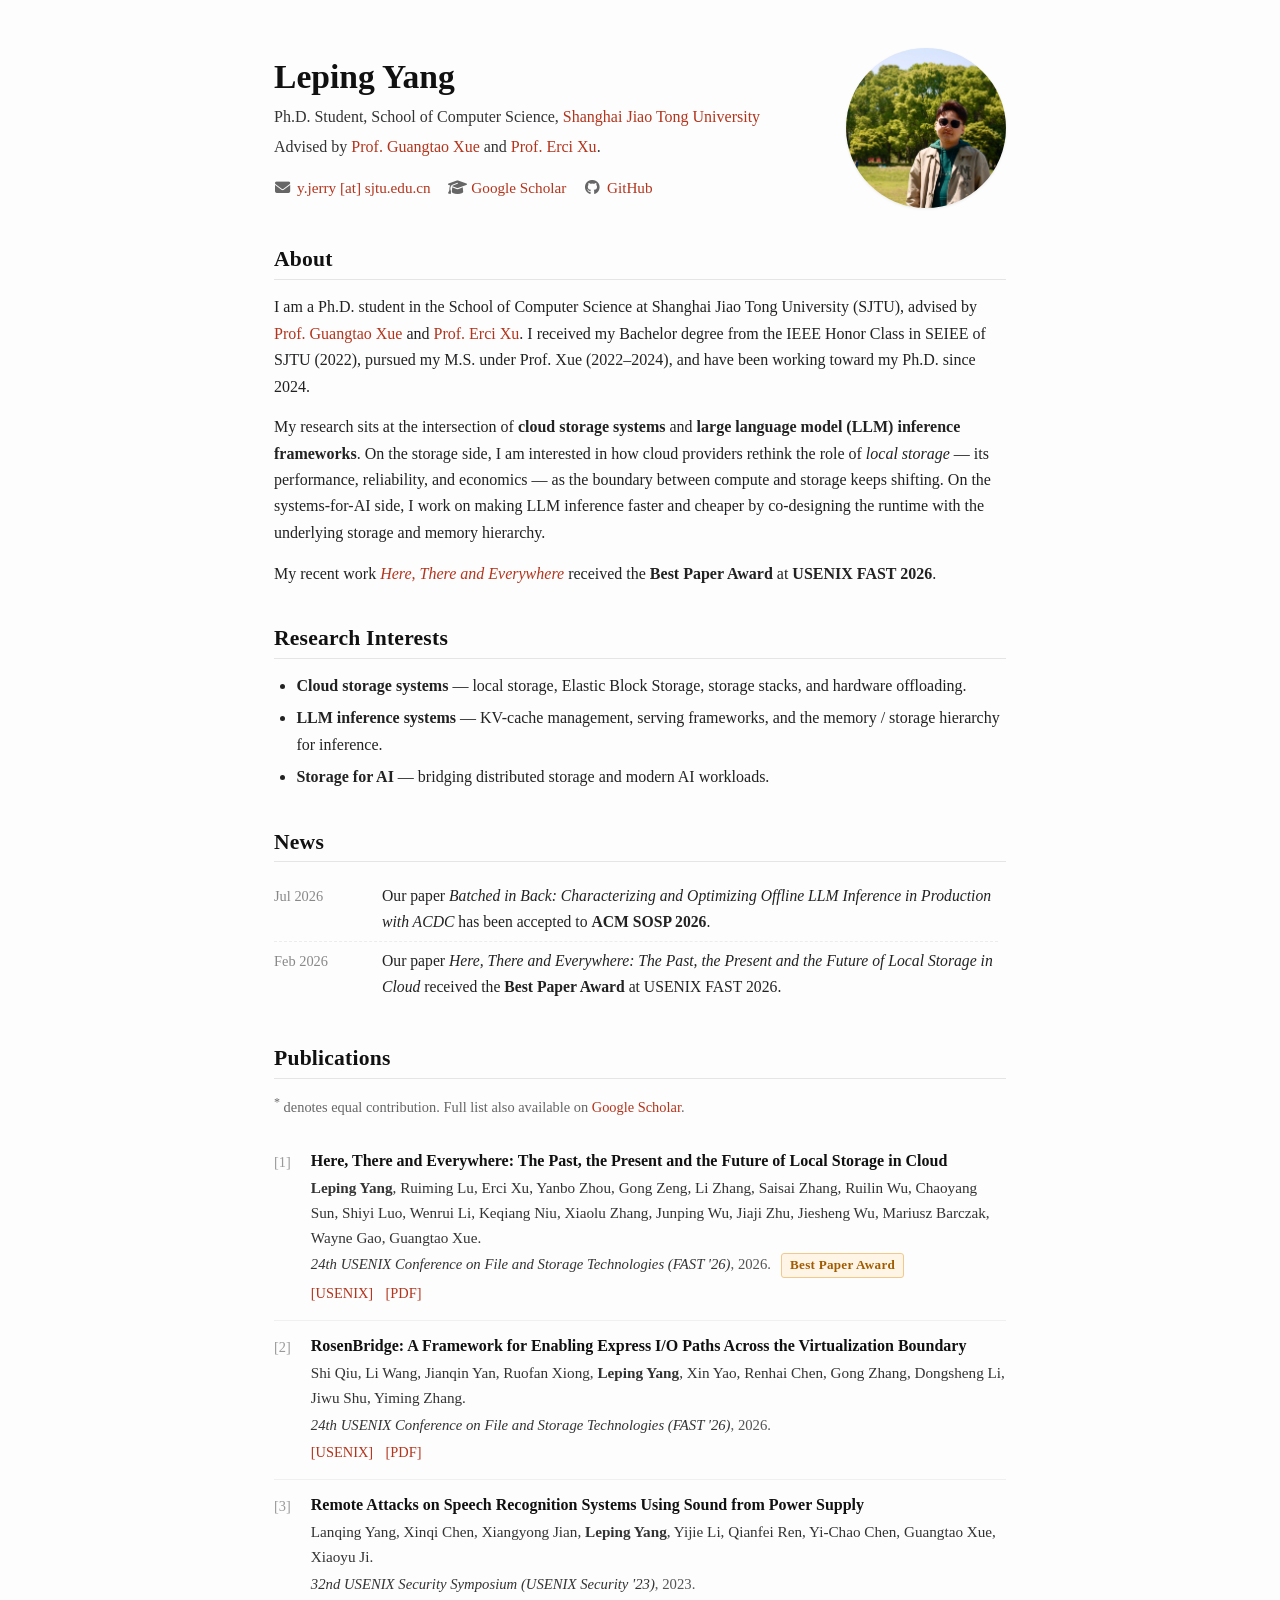
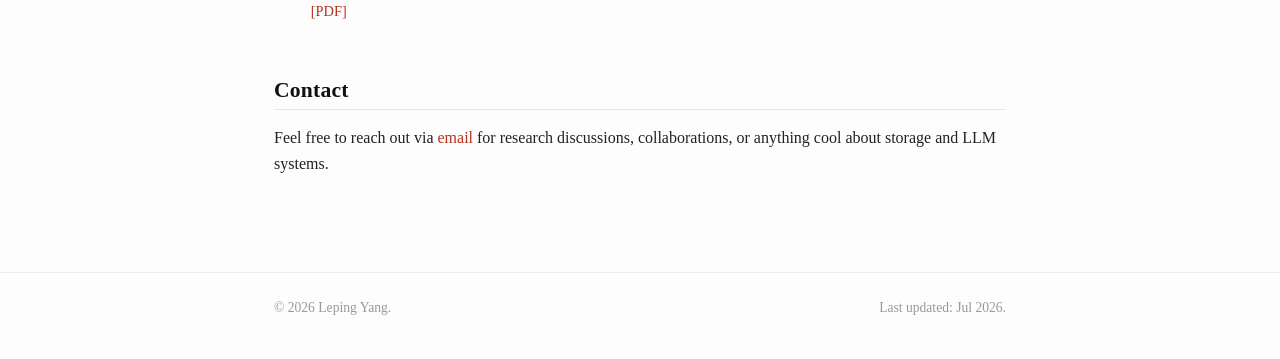
<file: index.html>
<!DOCTYPE html>
<html lang="en">
<head>
    <meta charset="UTF-8">
    <meta http-equiv="X-UA-Compatible" content="IE=edge">
    <meta name="viewport" content="width=device-width, initial-scale=1">
    <title>Leping Yang</title>
    <meta name="author" content="Leping Yang">
    <meta name="description" content="Leping Yang — researcher in cloud storage systems and LLM inference frameworks at Shanghai Jiao Tong University.">
    <link rel="shortcut icon" href="/img/favicon.png">
    <link rel="stylesheet" href="/css/index.css">
    <link rel="stylesheet" href="https://cdn.jsdelivr.net/npm/@fortawesome/fontawesome-free@6.5.2/css/all.min.css">
</head>
<body>
    <main class="container">
        <!-- ===================== Header / Hero ===================== -->
        <header class="hero">
            <div class="hero-text">
                <h1>Leping Yang</h1>
                <p class="affiliation">
                    Ph.D. Student, School of Computer Science,
                    <a href="https://en.sjtu.edu.cn/" target="_blank" rel="noopener">Shanghai Jiao Tong University</a>
                </p>
                <p class="advisor">
                    Advised by
                    <a href="https://www.cs.sjtu.edu.cn/jiaoshiml/xueguangtao.html" target="_blank" rel="noopener">Prof. Guangtao Xue</a>
                    and
                    <a href="https://giorgioercixu.github.io/" target="_blank" rel="noopener">Prof. Erci Xu</a>.
                </p>

                <ul class="links">
                    <li>
                        <i class="fas fa-envelope"></i>
                        <a href="mailto:y.jerry@sjtu.edu.cn">y.jerry [at] sjtu.edu.cn</a>
                    </li>
                    <li>
                        <i class="fas fa-graduation-cap"></i>
                        <a href="https://scholar.google.com/citations?user=tVDaIc0AAAAJ" target="_blank" rel="noopener">Google Scholar</a>
                    </li>
                    <li>
                        <i class="fab fa-github"></i>
                        <a href="https://github.com/Y-Jerry-3988" target="_blank" rel="noopener">GitHub</a>
                    </li>
                </ul>
            </div>
            <div class="hero-photo">
                <img src="/img/avatar.jpg" alt="Leping Yang" onerror="this.style.display='none'">
            </div>
        </header>

        <!-- ===================== About ===================== -->
        <section id="about">
            <h2>About</h2>
            <p>
                I am a Ph.D. student in the School of Computer Science at
                Shanghai Jiao Tong University (SJTU), advised by
                <a href="https://www.cs.sjtu.edu.cn/jiaoshiml/xueguangtao.html" target="_blank" rel="noopener">Prof. Guangtao Xue</a>
                and
                <a href="https://giorgioercixu.github.io/" target="_blank" rel="noopener">Prof. Erci Xu</a>.
                I received my Bachelor degree from the IEEE Honor Class in SEIEE
                of SJTU (2022), pursued my M.S. under Prof. Xue (2022–2024),
                and have been working toward my Ph.D. since 2024.
            </p>
            <p>
                My research sits at the intersection of <strong>cloud storage systems</strong> and
                <strong>large language model (LLM) inference frameworks</strong>. On the
                storage side, I am interested in how cloud providers rethink the role of
                <em>local storage</em> — its performance, reliability, and economics — as
                the boundary between compute and storage keeps shifting. On the systems-for-AI
                side, I work on making LLM inference faster and cheaper by co-designing the
                runtime with the underlying storage and memory hierarchy.
            </p>
            <p>
                My recent work
                <a href="https://www.usenix.org/conference/fast26/presentation/yang" target="_blank" rel="noopener">
                    <em>Here, There and Everywhere</em>
                </a>
                received the <strong>Best Paper Award</strong> at
                <strong>USENIX FAST 2026</strong>.
            </p>
        </section>

        <!-- ===================== Research Interests ===================== -->
        <section id="interests">
            <h2>Research Interests</h2>
            <ul class="interests-list">
                <li><strong>Cloud storage systems</strong> — local storage, Elastic Block Storage, storage stacks, and hardware offloading.</li>
                <li><strong>LLM inference systems</strong> — KV-cache management, serving frameworks, and the memory / storage hierarchy for inference.</li>
                <li><strong>Storage for AI</strong> — bridging distributed storage and modern AI workloads.</li>
            </ul>
        </section>

        <!-- ===================== News ===================== -->
        <section id="news">
            <h2>News</h2>
            <ul class="news-list">
                <li>
                    <span class="date">Jul 2026</span>
                    <span>Our paper <em>Batched in Back: Characterizing and Optimizing Offline LLM Inference in Production with ACDC</em> has been accepted to <strong>ACM SOSP 2026</strong>.</span>
                </li>
                <li>
                    <span class="date">Feb 2026</span>
                    <span>Our paper <em>Here, There and Everywhere: The Past, the Present and the Future of Local Storage in Cloud</em> received the <strong>Best Paper Award</strong> at USENIX FAST 2026.</span>
                </li>
            </ul>
        </section>

        <!-- ===================== Publications ===================== -->
        <section id="publications">
            <h2>Publications</h2>
            <p class="pub-note">
                <sup>*</sup> denotes equal contribution.
                Full list also available on
                <a href="https://scholar.google.com/citations?user=tVDaIc0AAAAJ" target="_blank" rel="noopener">Google Scholar</a>.
            </p>

            <ol class="pub-list">
                <li class="pub-item">
                    <div class="pub-title">
                        Here, There and Everywhere: The Past, the Present and the Future of Local Storage in Cloud
                    </div>
                    <div class="pub-authors">
                        <strong>Leping Yang</strong>, Ruiming Lu, Erci Xu, Yanbo Zhou, Gong Zeng, Li Zhang,
                        Saisai Zhang, Ruilin Wu, Chaoyang Sun, Shiyi Luo, Wenrui Li, Keqiang Niu,
                        Xiaolu Zhang, Junping Wu, Jiaji Zhu, Jiesheng Wu, Mariusz Barczak, Wayne Gao,
                        Guangtao Xue.
                    </div>
                    <div class="pub-venue">
                        <em>24th USENIX Conference on File and Storage Technologies (FAST '26)</em>, 2026.
                        <span class="award">Best Paper Award</span>
                    </div>
                    <div class="pub-links">
                        <a href="https://www.usenix.org/conference/fast26/presentation/yang" target="_blank" rel="noopener">[USENIX]</a>
                        <a href="https://www.usenix.org/system/files/fast26-yang.pdf" target="_blank" rel="noopener">[PDF]</a>
                    </div>
                </li>

                <li class="pub-item">
                    <div class="pub-title">
                        RosenBridge: A Framework for Enabling Express I/O Paths Across the Virtualization Boundary
                    </div>
                    <div class="pub-authors">
                        Shi Qiu, Li Wang, Jianqin Yan, Ruofan Xiong, <strong>Leping Yang</strong>,
                        Xin Yao, Renhai Chen, Gong Zhang, Dongsheng Li, Jiwu Shu, Yiming Zhang.
                    </div>
                    <div class="pub-venue">
                        <em>24th USENIX Conference on File and Storage Technologies (FAST '26)</em>, 2026.
                    </div>
                    <div class="pub-links">
                        <a href="https://www.usenix.org/conference/fast26/presentation/qiu" target="_blank" rel="noopener">[USENIX]</a>
                        <a href="https://www.usenix.org/system/files/fast26-qiu.pdf" target="_blank" rel="noopener">[PDF]</a>
                    </div>
                </li>

                <li class="pub-item">
                    <div class="pub-title">
                        Remote Attacks on Speech Recognition Systems Using Sound from Power Supply
                    </div>
                    <div class="pub-authors">
                        Lanqing Yang, Xinqi Chen, Xiangyong Jian, <strong>Leping Yang</strong>,
                        Yijie Li, Qianfei Ren, Yi-Chao Chen, Guangtao Xue, Xiaoyu Ji.
                    </div>
                    <div class="pub-venue">
                        <em>32nd USENIX Security Symposium (USENIX Security '23)</em>, 2023.
                    </div>
                    <div class="pub-links">
                        <a href="https://www.usenix.org/system/files/usenixsecurity23-yang-lanqing.pdf" target="_blank" rel="noopener">[PDF]</a>
                    </div>
                </li>
            </ol>
        </section>

        <!-- ===================== Contact ===================== -->
        <section id="contact">
            <h2>Contact</h2>
            <p>
                Feel free to reach out via
                <a href="mailto:y.jerry@sjtu.edu.cn">email</a>
                for research discussions, collaborations, or anything cool about storage and LLM systems.
            </p>
        </section>
    </main>

    <footer class="site-footer">
        <div class="footer-wrap">
            <span>&copy; 2026 Leping Yang.</span>
            <span>Last updated: Jul 2026.</span>
        </div>
    </footer>
</body>
</html>
</file>
<file: css/index.css>
/* ==========================================================================
   Leping Yang — Personal Homepage
   Clean, minimal academic style. Single column, serif body, plain accents.
   ========================================================================== */

* {
    box-sizing: border-box;
}

html {
    font-size: 16px;
    -webkit-text-size-adjust: 100%;
    -webkit-font-smoothing: antialiased;
    -moz-osx-font-smoothing: grayscale;
}

body {
    margin: 0;
    padding: 0;
    font-family: "Charter", "Georgia", "Times New Roman", "Songti SC", serif;
    font-size: 1rem;
    line-height: 1.65;
    color: #222;
    background: #fdfdfd;
}

a {
    color: #b3341c;
    text-decoration: none;
    transition: color 0.15s ease-in-out;
}
a:hover {
    color: #7a2211;
    text-decoration: underline;
}

img {
    max-width: 100%;
    height: auto;
}

/* ==========================================================================
   Layout
   ========================================================================== */
.container {
    max-width: 780px;
    margin: 0 auto;
    padding: 3rem 1.5rem 1rem;
}

section {
    margin-top: 2.4rem;
}

h1, h2, h3 {
    font-family: "Charter", "Georgia", "Times New Roman", serif;
    color: #111;
    line-height: 1.25;
    margin-top: 0;
}

h1 {
    font-size: 2.1rem;
    margin: 0 0 0.4rem 0;
    font-weight: 700;
}

h2 {
    font-size: 1.35rem;
    margin: 0 0 0.9rem 0;
    padding-bottom: 0.35rem;
    border-bottom: 1px solid #e5e5e5;
    font-weight: 700;
    letter-spacing: 0.01em;
}

h3 {
    font-size: 1.1rem;
    margin: 0 0 0.4rem 0;
    font-weight: 600;
}

p {
    margin: 0 0 0.9rem 0;
}

/* ==========================================================================
   Hero
   ========================================================================== */
.hero {
    display: flex;
    align-items: center;
    gap: 2rem;
    margin-bottom: 2.2rem;
}

.hero-text {
    flex: 1 1 auto;
    min-width: 0;
}

.hero-photo {
    flex: 0 0 auto;
    width: 160px;
    height: 160px;
    border-radius: 50%;
    overflow: hidden;
    background: #f2f2f2;
    box-shadow: 0 1px 3px rgba(0,0,0,0.08);
}
.hero-photo img {
    width: 100%;
    height: 100%;
    object-fit: cover;
    display: block;
}

.affiliation,
.advisor {
    font-size: 1rem;
    color: #333;
    margin: 0.2rem 0;
}

.links {
    list-style: none;
    padding: 0;
    margin: 0.9rem 0 0 0;
    display: flex;
    flex-wrap: wrap;
    gap: 0.4rem 1.1rem;
    font-size: 0.95rem;
}
.links li {
    display: inline-flex;
    align-items: center;
}
.links i {
    margin-right: 0.4rem;
    color: #666;
    width: 1.1em;
    text-align: center;
}

/* ==========================================================================
   Interests list
   ========================================================================== */
.interests-list {
    list-style: disc;
    padding-left: 1.4rem;
    margin: 0;
}
.interests-list li {
    margin-bottom: 0.35rem;
}

/* ==========================================================================
   News
   ========================================================================== */
.news-list {
    list-style: none;
    padding: 0;
    margin: 0;
    max-height: 260px;
    overflow-y: auto;
    padding-right: 0.5rem;
}
.news-list li {
    display: flex;
    gap: 0.9rem;
    padding: 0.4rem 0;
    border-bottom: 1px dashed #ececec;
    font-size: 0.98rem;
}
.news-list li:last-child {
    border-bottom: none;
}
.news-list .date {
    flex: 0 0 6.5em;
    color: #888;
    font-variant-numeric: tabular-nums;
    font-size: 0.9rem;
    padding-top: 2px;
}

/* ==========================================================================
   Publications
   ========================================================================== */
.pub-note {
    font-size: 0.9rem;
    color: #666;
    margin-bottom: 1rem;
}

.pub-list {
    list-style: none;
    padding: 0;
    margin: 0;
    counter-reset: pub;
}

.pub-item {
    position: relative;
    padding: 0.9rem 0 0.9rem 2.3rem;
    border-bottom: 1px solid #f0f0f0;
    counter-increment: pub;
}
.pub-item:last-child {
    border-bottom: none;
}
.pub-item::before {
    content: "[" counter(pub) "]";
    position: absolute;
    left: 0;
    top: 0.95rem;
    color: #999;
    font-size: 0.9rem;
    font-variant-numeric: tabular-nums;
}

.pub-title {
    font-weight: 700;
    color: #111;
    margin-bottom: 0.2rem;
    line-height: 1.35;
}
.pub-authors {
    font-size: 0.95rem;
    color: #333;
    margin-bottom: 0.15rem;
}
.pub-venue {
    font-size: 0.92rem;
    color: #555;
    margin-bottom: 0.25rem;
}
.pub-venue em {
    color: #333;
}
.pub-links {
    font-size: 0.9rem;
}
.pub-links a {
    margin-right: 0.55rem;
    color: #b3341c;
}

.award {
    display: inline-block;
    margin-left: 0.4rem;
    padding: 0.05rem 0.5rem;
    background: #fff5e6;
    color: #a15c00;
    border: 1px solid #f2c98a;
    border-radius: 3px;
    font-size: 0.82rem;
    font-weight: 600;
    letter-spacing: 0.02em;
}

/* ==========================================================================
   Footer
   ========================================================================== */
.site-footer {
    margin-top: 4rem;
    padding: 1.5rem 0 2.5rem;
    border-top: 1px solid #eee;
    color: #999;
    font-size: 0.85rem;
}
.footer-wrap {
    max-width: 780px;
    margin: 0 auto;
    padding: 0 1.5rem;
    display: flex;
    justify-content: space-between;
    flex-wrap: wrap;
    gap: 0.5rem;
}

/* ==========================================================================
   Responsive
   ========================================================================== */
@media (max-width: 640px) {
    .container {
        padding: 2rem 1.1rem 1rem;
    }
    .hero {
        flex-direction: column-reverse;
        align-items: flex-start;
        gap: 1.2rem;
    }
    .hero-photo {
        width: 128px;
        height: 128px;
    }
    h1 {
        font-size: 1.8rem;
    }
    h2 {
        font-size: 1.2rem;
    }
    .news-list li {
        flex-direction: column;
        gap: 0.1rem;
    }
    .news-list .date {
        flex: none;
    }
    .pub-item {
        padding-left: 2rem;
    }
}
</file>
